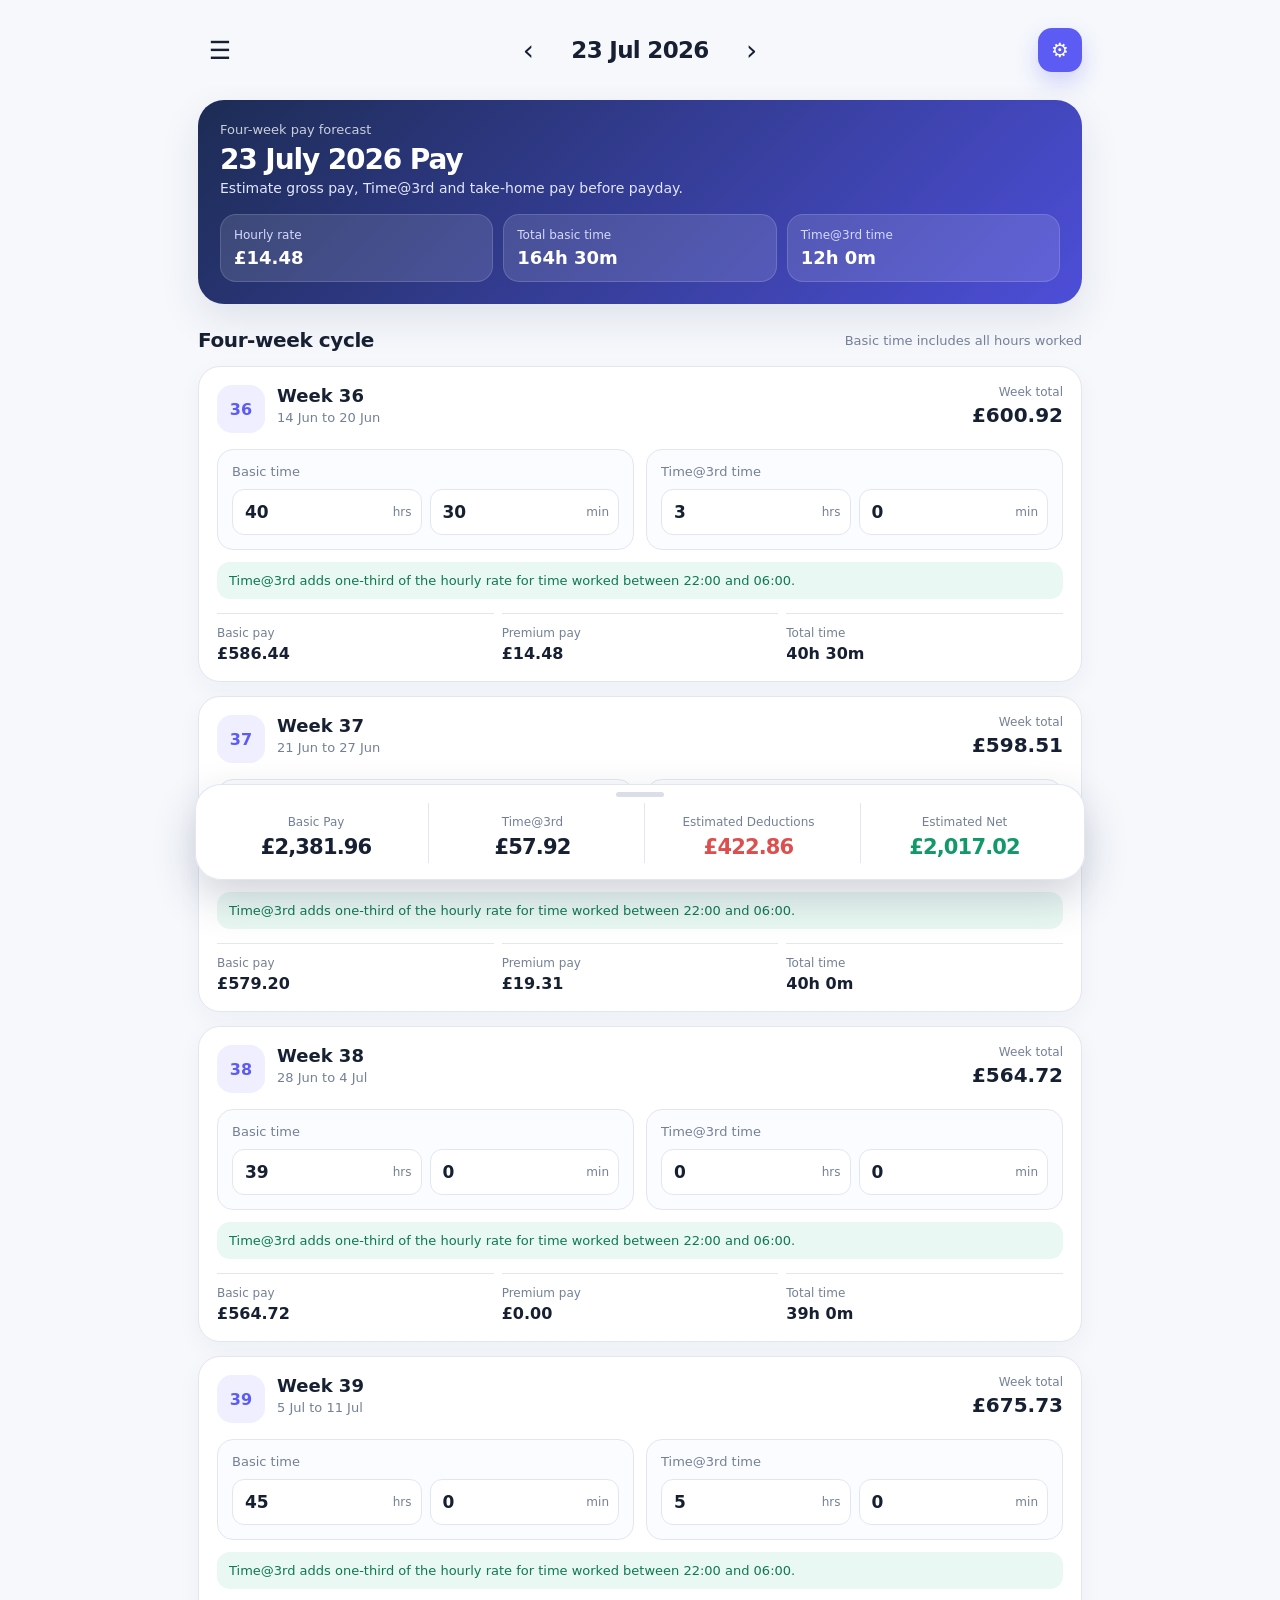
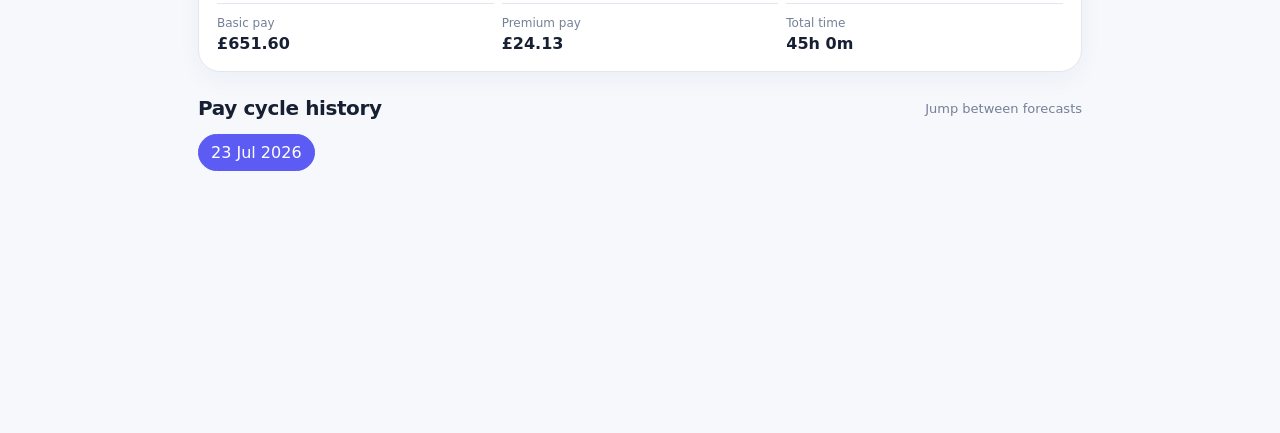
<file: reference/wage-forecast-prototype.html>
<!DOCTYPE html>
<html lang="en">
<head>
  <meta charset="UTF-8" />
  <meta name="viewport" content="width=device-width, initial-scale=1, viewport-fit=cover" />
  <meta name="theme-color" content="#f7f9fc" />
  <title>Wage Forecast Prototype</title>
  <style>
    :root{
      --bg:#f6f8fc;
      --card:#ffffff;
      --text:#172033;
      --muted:#748096;
      --line:#e2e7ef;
      --purple:#5c5cf4;
      --purple-soft:#efefff;
      --green:#119969;
      --green-soft:#e9f8f2;
      --orange:#f28a32;
      --red:#df4e4e;
      --shadow:0 16px 40px rgba(25,39,75,.10);
      --radius:22px;
    }

    *{box-sizing:border-box}

    body{
      margin:0;
      min-height:100vh;
      font-family:Inter,ui-sans-serif,system-ui,-apple-system,BlinkMacSystemFont,"Segoe UI",sans-serif;
      background:var(--bg);
      color:var(--text);
      padding-bottom:210px;
    }

    button,input{font:inherit}
    button{cursor:pointer}

    .shell{
      width:min(100%,920px);
      margin:0 auto;
      padding:18px 18px 48px;
    }

    .header{
      position:sticky;
      top:0;
      z-index:20;
      display:grid;
      grid-template-columns:44px 1fr 44px;
      align-items:center;
      gap:10px;
      padding:calc(10px + env(safe-area-inset-top)) 0 14px;
      background:rgba(246,248,252,.92);
      backdrop-filter:blur(18px);
    }

    .icon-btn{
      width:44px;height:44px;border:0;border-radius:14px;
      background:transparent;color:var(--text);
      font-size:25px;display:grid;place-items:center;
    }

    .cycle-nav{
      display:flex;align-items:center;justify-content:center;gap:10px;
    }

    .cycle-nav button{
      border:0;background:transparent;font-size:28px;color:var(--text);
    }

    .cycle-title{
      min-width:180px;
      text-align:center;
      font-size:23px;
      font-weight:850;
      letter-spacing:-.03em;
    }

    .settings-btn{
      background:var(--purple);
      color:white;
      box-shadow:0 10px 22px rgba(92,92,244,.26);
      font-size:20px;
    }

    .intro{
      margin-top:14px;
      background:linear-gradient(135deg,#1c2c54,#4d4ed8);
      color:white;
      border-radius:26px;
      padding:22px;
      box-shadow:var(--shadow);
    }

    .intro .eyebrow{
      font-size:13px;
      opacity:.76;
    }

    .intro h1{
      margin:6px 0 4px;
      font-size:28px;
      letter-spacing:-.04em;
    }

    .intro p{
      margin:0;
      color:#e3e6ff;
      font-size:14px;
    }

    .intro-grid{
      margin-top:18px;
      display:grid;
      grid-template-columns:repeat(3,1fr);
      gap:10px;
    }

    .intro-stat{
      background:rgba(255,255,255,.12);
      border:1px solid rgba(255,255,255,.14);
      border-radius:16px;
      padding:13px;
    }

    .intro-stat span{
      display:block;
      font-size:12px;
      color:#d5dafc;
    }

    .intro-stat strong{
      display:block;
      margin-top:5px;
      font-size:18px;
    }

    .section{
      margin-top:24px;
    }

    .section-head{
      display:flex;justify-content:space-between;align-items:center;gap:12px;
      margin-bottom:14px;
    }

    .section-head h2{
      margin:0;font-size:20px;letter-spacing:-.02em;
    }

    .section-head span{
      color:var(--muted);font-size:13px;
    }

    .weeks{
      display:grid;
      gap:14px;
    }

    .week-card{
      background:var(--card);
      border:1px solid var(--line);
      border-radius:22px;
      padding:18px;
      box-shadow:0 8px 24px rgba(28,41,72,.045);
    }

    .week-top{
      display:flex;justify-content:space-between;align-items:flex-start;gap:12px;
      margin-bottom:16px;
    }

    .week-badge{
      width:48px;height:48px;border-radius:15px;
      display:grid;place-items:center;
      background:var(--purple-soft);color:var(--purple);
      font-weight:850;
    }

    .week-copy{
      flex:1;
    }

    .week-copy h3{
      margin:0;font-size:18px;
    }

    .week-copy p{
      margin:4px 0 0;color:var(--muted);font-size:13px;
    }

    .week-total{
      text-align:right;
    }

    .week-total span{
      display:block;font-size:12px;color:var(--muted);
    }

    .week-total strong{
      display:block;margin-top:4px;font-size:20px;
    }

    .time-grid{
      display:grid;
      grid-template-columns:1fr 1fr;
      gap:12px;
    }

    .time-block{
      border:1px solid var(--line);
      border-radius:16px;
      padding:14px;
      background:#fbfcff;
    }

    .time-block label{
      display:block;
      color:var(--muted);
      font-size:13px;
      margin-bottom:10px;
    }

    .time-inputs{
      display:grid;
      grid-template-columns:1fr 1fr;
      gap:8px;
    }

    .field{
      position:relative;
    }

    .field input{
      width:100%;
      border:1px solid var(--line);
      background:white;
      border-radius:12px;
      padding:12px 34px 12px 12px;
      font-size:17px;
      font-weight:750;
      color:var(--text);
      outline:none;
    }

    .field span{
      position:absolute;
      right:10px;
      top:50%;
      transform:translateY(-50%);
      color:var(--muted);
      font-size:12px;
    }

    .premium-note{
      margin-top:12px;
      padding:11px 12px;
      border-radius:13px;
      background:var(--green-soft);
      color:#0e7953;
      font-size:13px;
    }

    .breakdown{
      margin-top:14px;
      display:grid;
      grid-template-columns:repeat(3,1fr);
      gap:8px;
    }

    .mini-stat{
      border-top:1px solid var(--line);
      padding-top:12px;
    }

    .mini-stat span{
      display:block;color:var(--muted);font-size:12px;
    }

    .mini-stat strong{
      display:block;margin-top:4px;font-size:16px;
    }

    .settings-panel{
      display:none;
      margin-top:14px;
      background:white;
      border:1px solid var(--line);
      border-radius:22px;
      padding:18px;
      box-shadow:var(--shadow);
    }

    .settings-panel.open{display:block}

    .settings-grid{
      display:grid;
      grid-template-columns:repeat(2,1fr);
      gap:12px;
    }

    .setting label{
      display:block;
      color:var(--muted);
      font-size:13px;
      margin-bottom:7px;
    }

    .setting input{
      width:100%;
      border:1px solid var(--line);
      border-radius:12px;
      padding:11px 12px;
      font-weight:700;
      background:white;
    }

    .deductions{
      display:grid;
      grid-template-columns:repeat(2,1fr);
      gap:12px;
      margin-top:12px;
    }

    .history{
      display:flex;
      gap:8px;
      overflow-x:auto;
      scrollbar-width:none;
      padding-bottom:4px;
    }

    .history::-webkit-scrollbar{display:none}

    .cycle-pill{
      white-space:nowrap;
      border:1px solid var(--line);
      background:white;
      border-radius:999px;
      padding:8px 12px;
      color:var(--muted);
    }

    .cycle-pill.active{
      background:var(--purple);
      color:white;
      border-color:var(--purple);
    }

    .floating-summary{
      position:fixed;
      left:50%;
      bottom:20px;
      transform:translateX(-50%);
      width:min(calc(100% - 24px),890px);
      z-index:40;
      background:rgba(255,255,255,.97);
      backdrop-filter:blur(20px);
      border:1px solid rgba(224,229,239,.96);
      border-radius:26px;
      box-shadow:0 18px 44px rgba(25,39,75,.20);
      padding:18px 16px 16px;
      display:grid;
      grid-template-columns:repeat(4,1fr);
      gap:8px;
    }

    .grab{
      position:absolute;
      top:7px;left:50%;transform:translateX(-50%);
      width:48px;height:5px;border-radius:999px;background:#d9dee8;
    }

    .summary-item{
      text-align:center;
      padding:12px 8px 4px;
      min-width:0;
    }

    .summary-item + .summary-item{
      border-left:1px solid var(--line);
    }

    .summary-label{
      color:var(--muted);
      font-size:12px;
    }

    .summary-value{
      margin-top:6px;
      font-size:21px;
      font-weight:900;
      letter-spacing:-.04em;
      white-space:nowrap;
    }

    .summary-item.net .summary-value{color:var(--green)}
    .summary-item.deduct .summary-value{color:var(--red)}

    @media(max-width:620px){
      body{padding-bottom:240px}
      .intro-grid{grid-template-columns:1fr}
      .time-grid{grid-template-columns:1fr}
      .settings-grid,.deductions{grid-template-columns:1fr}
      .floating-summary{
        grid-template-columns:1fr 1fr;
        bottom:12px;
      }
      .summary-item:nth-child(3){border-left:0}
      .summary-item:nth-child(n+3){border-top:1px solid var(--line)}
      .cycle-title{font-size:20px;min-width:150px}
    }
  </style>
</head>
<body>
  <main class="shell">
    <header class="header">
      <button class="icon-btn" aria-label="Menu">☰</button>
      <div class="cycle-nav">
        <button id="prevCycle" aria-label="Previous cycle">‹</button>
        <div class="cycle-title" id="cycleTitle"></div>
        <button id="nextCycle" aria-label="Next cycle">›</button>
      </div>
      <button class="icon-btn settings-btn" id="toggleSettings" aria-label="Settings">⚙</button>
    </header>

    <section class="intro">
      <div class="eyebrow">Four-week pay forecast</div>
      <h1 id="paydayHeading">23 July 2026 Pay</h1>
      <p>Estimate gross pay, Time@3rd and take-home pay before payday.</p>

      <div class="intro-grid">
        <div class="intro-stat">
          <span>Hourly rate</span>
          <strong id="introRate">£14.48</strong>
        </div>
        <div class="intro-stat">
          <span>Total basic time</span>
          <strong id="introBasic">0h 0m</strong>
        </div>
        <div class="intro-stat">
          <span>Time@3rd time</span>
          <strong id="introPremium">0h 0m</strong>
        </div>
      </div>
    </section>

    <section class="settings-panel" id="settingsPanel">
      <div class="section-head">
        <h2>Pay settings</h2>
        <span>Saved for each pay cycle</span>
      </div>

      <div class="settings-grid">
        <div class="setting">
          <label>Hourly rate</label>
          <input id="hourlyRate" type="number" step="0.01" />
        </div>
        <div class="setting">
          <label>Payday</label>
          <input id="payday" type="date" />
        </div>
        <div class="setting">
          <label>PAYE estimate %</label>
          <input id="payePercent" type="number" step="0.01" />
        </div>
        <div class="setting">
          <label>NI estimate %</label>
          <input id="niPercent" type="number" step="0.01" />
        </div>
      </div>

      <div class="deductions">
        <div class="setting">
          <label>Other fixed deductions</label>
          <input id="otherDeductions" type="number" step="0.01" />
        </div>
        <div class="setting">
          <label>Cycle note</label>
          <input id="cycleNote" type="text" placeholder="Optional note" />
        </div>
      </div>
    </section>

    <section class="section">
      <div class="section-head">
        <h2>Four-week cycle</h2>
        <span>Basic time includes all hours worked</span>
      </div>
      <div class="weeks" id="weeks"></div>
    </section>

    <section class="section">
      <div class="section-head">
        <h2>Pay cycle history</h2>
        <span>Jump between forecasts</span>
      </div>
      <div class="history" id="history"></div>
    </section>
  </main>

  <aside class="floating-summary">
    <div class="grab"></div>
    <div class="summary-item">
      <div class="summary-label">Basic Pay</div>
      <div class="summary-value" id="basicTotal">£0.00</div>
    </div>
    <div class="summary-item">
      <div class="summary-label">Time@3rd</div>
      <div class="summary-value" id="premiumTotal">£0.00</div>
    </div>
    <div class="summary-item deduct">
      <div class="summary-label">Estimated Deductions</div>
      <div class="summary-value" id="deductionTotal">£0.00</div>
    </div>
    <div class="summary-item net">
      <div class="summary-label">Estimated Net</div>
      <div class="summary-value" id="netTotal">£0.00</div>
    </div>
  </aside>

<script>
  const formatMoney = value => new Intl.NumberFormat('en-GB',{
    style:'currency',currency:'GBP'
  }).format(Number(value || 0));

  const pad = n => String(n).padStart(2,'0');
  const dateKey = d => `${d.getFullYear()}-${pad(d.getMonth()+1)}-${pad(d.getDate())}`;

  const defaultCycle = {
    payday:'2026-07-23',
    hourlyRate:14.48,
    payePercent:9.73,
    niPercent:6.97,
    otherDeductions:15.40,
    cycleNote:'',
    weeks:[
      {week:36,start:'2026-06-14',basicHours:40,basicMinutes:30,premiumHours:3,premiumMinutes:0},
      {week:37,start:'2026-06-21',basicHours:40,basicMinutes:0,premiumHours:4,premiumMinutes:0},
      {week:38,start:'2026-06-28',basicHours:39,basicMinutes:0,premiumHours:0,premiumMinutes:0},
      {week:39,start:'2026-07-05',basicHours:45,basicMinutes:0,premiumHours:5,premiumMinutes:0}
    ]
  };

  let state = JSON.parse(localStorage.getItem('wageForecastData') || '{}');
  let currentKey = defaultCycle.payday;

  if(!state[currentKey]){
    state[currentKey] = JSON.parse(JSON.stringify(defaultCycle));
    save();
  }

  function save(){
    localStorage.setItem('wageForecastData',JSON.stringify(state));
  }

  function cycle(){
    return state[currentKey];
  }

  function hoursValue(hours,minutes){
    return Number(hours || 0) + Number(minutes || 0)/60;
  }

  function timeLabel(hours){
    const totalMinutes = Math.round(hours*60);
    const h = Math.floor(totalMinutes/60);
    const m = totalMinutes%60;
    return `${h}h ${m}m`;
  }

  function prettyDate(dateString){
    return new Date(dateString+'T12:00:00').toLocaleDateString('en-GB',{
      day:'numeric',month:'long',year:'numeric'
    });
  }

  function weekRange(startString){
    const start = new Date(startString+'T12:00:00');
    const end = new Date(start);
    end.setDate(end.getDate()+6);
    return `${start.toLocaleDateString('en-GB',{day:'numeric',month:'short'})} to ${end.toLocaleDateString('en-GB',{day:'numeric',month:'short'})}`;
  }

  function render(){
    const data = cycle();

    document.getElementById('cycleTitle').textContent = new Date(data.payday+'T12:00:00').toLocaleDateString('en-GB',{
      day:'numeric',month:'short',year:'numeric'
    });
    document.getElementById('paydayHeading').textContent = `${prettyDate(data.payday)} Pay`;

    document.getElementById('hourlyRate').value = data.hourlyRate;
    document.getElementById('payday').value = data.payday;
    document.getElementById('payePercent').value = data.payePercent;
    document.getElementById('niPercent').value = data.niPercent;
    document.getElementById('otherDeductions').value = data.otherDeductions;
    document.getElementById('cycleNote').value = data.cycleNote || '';

    document.getElementById('introRate').textContent = formatMoney(data.hourlyRate);

    const weeks = document.getElementById('weeks');
    weeks.innerHTML = '';

    data.weeks.forEach((week,index)=>{
      const basicHours = hoursValue(week.basicHours,week.basicMinutes);
      const premiumHours = hoursValue(week.premiumHours,week.premiumMinutes);
      const basicPay = basicHours * data.hourlyRate;
      const premiumPay = premiumHours * data.hourlyRate / 3;
      const total = basicPay + premiumPay;

      const card = document.createElement('article');
      card.className = 'week-card';
      card.innerHTML = `
        <div class="week-top">
          <div class="week-badge">${week.week}</div>
          <div class="week-copy">
            <h3>Week ${week.week}</h3>
            <p>${weekRange(week.start)}</p>
          </div>
          <div class="week-total">
            <span>Week total</span>
            <strong>${formatMoney(total)}</strong>
          </div>
        </div>

        <div class="time-grid">
          <div class="time-block">
            <label>Basic time</label>
            <div class="time-inputs">
              <div class="field">
                <input data-field="basicHours" data-index="${index}" type="number" min="0" step="1" value="${week.basicHours}">
                <span>hrs</span>
              </div>
              <div class="field">
                <input data-field="basicMinutes" data-index="${index}" type="number" min="0" max="59" step="1" value="${week.basicMinutes}">
                <span>min</span>
              </div>
            </div>
          </div>

          <div class="time-block">
            <label>Time@3rd time</label>
            <div class="time-inputs">
              <div class="field">
                <input data-field="premiumHours" data-index="${index}" type="number" min="0" step="1" value="${week.premiumHours}">
                <span>hrs</span>
              </div>
              <div class="field">
                <input data-field="premiumMinutes" data-index="${index}" type="number" min="0" max="59" step="1" value="${week.premiumMinutes}">
                <span>min</span>
              </div>
            </div>
          </div>
        </div>

        <div class="premium-note">Time@3rd adds one-third of the hourly rate for time worked between 22:00 and 06:00.</div>

        <div class="breakdown">
          <div class="mini-stat">
            <span>Basic pay</span>
            <strong>${formatMoney(basicPay)}</strong>
          </div>
          <div class="mini-stat">
            <span>Premium pay</span>
            <strong>${formatMoney(premiumPay)}</strong>
          </div>
          <div class="mini-stat">
            <span>Total time</span>
            <strong>${timeLabel(basicHours)}</strong>
          </div>
        </div>
      `;
      weeks.appendChild(card);
    });

    document.querySelectorAll('[data-field]').forEach(input=>{
      input.oninput = e=>{
        const index = Number(e.target.dataset.index);
        const field = e.target.dataset.field;
        data.weeks[index][field] = Number(e.target.value || 0);
        save();
        render();
      };
    });

    updateTotals();
    renderHistory();
  }

  function updateTotals(){
    const data = cycle();

    let totalBasicHours = 0;
    let totalPremiumHours = 0;

    data.weeks.forEach(week=>{
      totalBasicHours += hoursValue(week.basicHours,week.basicMinutes);
      totalPremiumHours += hoursValue(week.premiumHours,week.premiumMinutes);
    });

    const basicPay = totalBasicHours * data.hourlyRate;
    const premiumPay = totalPremiumHours * data.hourlyRate / 3;
    const gross = basicPay + premiumPay;
    const paye = gross * (Number(data.payePercent || 0)/100);
    const ni = gross * (Number(data.niPercent || 0)/100);
    const deductions = paye + ni + Number(data.otherDeductions || 0);
    const net = gross - deductions;

    document.getElementById('introBasic').textContent = timeLabel(totalBasicHours);
    document.getElementById('introPremium').textContent = timeLabel(totalPremiumHours);
    document.getElementById('basicTotal').textContent = formatMoney(basicPay);
    document.getElementById('premiumTotal').textContent = formatMoney(premiumPay);
    document.getElementById('deductionTotal').textContent = formatMoney(deductions);
    document.getElementById('netTotal').textContent = formatMoney(net);
  }

  function bindSettings(){
    const data = cycle();

    document.getElementById('hourlyRate').oninput = e=>{
      data.hourlyRate = Number(e.target.value || 0);
      save(); render();
    };

    document.getElementById('payePercent').oninput = e=>{
      data.payePercent = Number(e.target.value || 0);
      save(); updateTotals();
    };

    document.getElementById('niPercent').oninput = e=>{
      data.niPercent = Number(e.target.value || 0);
      save(); updateTotals();
    };

    document.getElementById('otherDeductions').oninput = e=>{
      data.otherDeductions = Number(e.target.value || 0);
      save(); updateTotals();
    };

    document.getElementById('cycleNote').oninput = e=>{
      data.cycleNote = e.target.value;
      save();
    };

    document.getElementById('payday').onchange = e=>{
      const newKey = e.target.value;
      if(!newKey || newKey === currentKey) return;
      state[newKey] = data;
      state[newKey].payday = newKey;
      delete state[currentKey];
      currentKey = newKey;
      save();
      render();
      bindSettings();
    };
  }

  function createAdjacentCycle(direction){
    const current = cycle();
    const date = new Date(current.payday+'T12:00:00');
    date.setDate(date.getDate() + (28 * direction));
    const newKey = dateKey(date);

    if(!state[newKey]){
      const weeks = current.weeks.map(week=>{
        const start = new Date(week.start+'T12:00:00');
        start.setDate(start.getDate() + (28 * direction));
        return {
          week:week.week + (4 * direction),
          start:dateKey(start),
          basicHours:0,
          basicMinutes:0,
          premiumHours:0,
          premiumMinutes:0
        };
      });

      state[newKey] = {
        payday:newKey,
        hourlyRate:current.hourlyRate,
        payePercent:current.payePercent,
        niPercent:current.niPercent,
        otherDeductions:current.otherDeductions,
        cycleNote:'',
        weeks
      };
      save();
    }

    currentKey = newKey;
    render();
    bindSettings();
  }

  function renderHistory(){
    const history = document.getElementById('history');
    history.innerHTML = '';

    Object.keys(state).sort().forEach(key=>{
      const btn = document.createElement('button');
      btn.className = `cycle-pill ${key===currentKey?'active':''}`;
      btn.textContent = new Date(key+'T12:00:00').toLocaleDateString('en-GB',{
        day:'numeric',month:'short',year:'numeric'
      });
      btn.onclick = ()=>{
        currentKey = key;
        render();
        bindSettings();
      };
      history.appendChild(btn);
    });
  }

  document.getElementById('toggleSettings').onclick = ()=>{
    document.getElementById('settingsPanel').classList.toggle('open');
  };

  document.getElementById('prevCycle').onclick = ()=>createAdjacentCycle(-1);
  document.getElementById('nextCycle').onclick = ()=>createAdjacentCycle(1);

  render();
  bindSettings();
</script>
</body>
</html>
</file>
